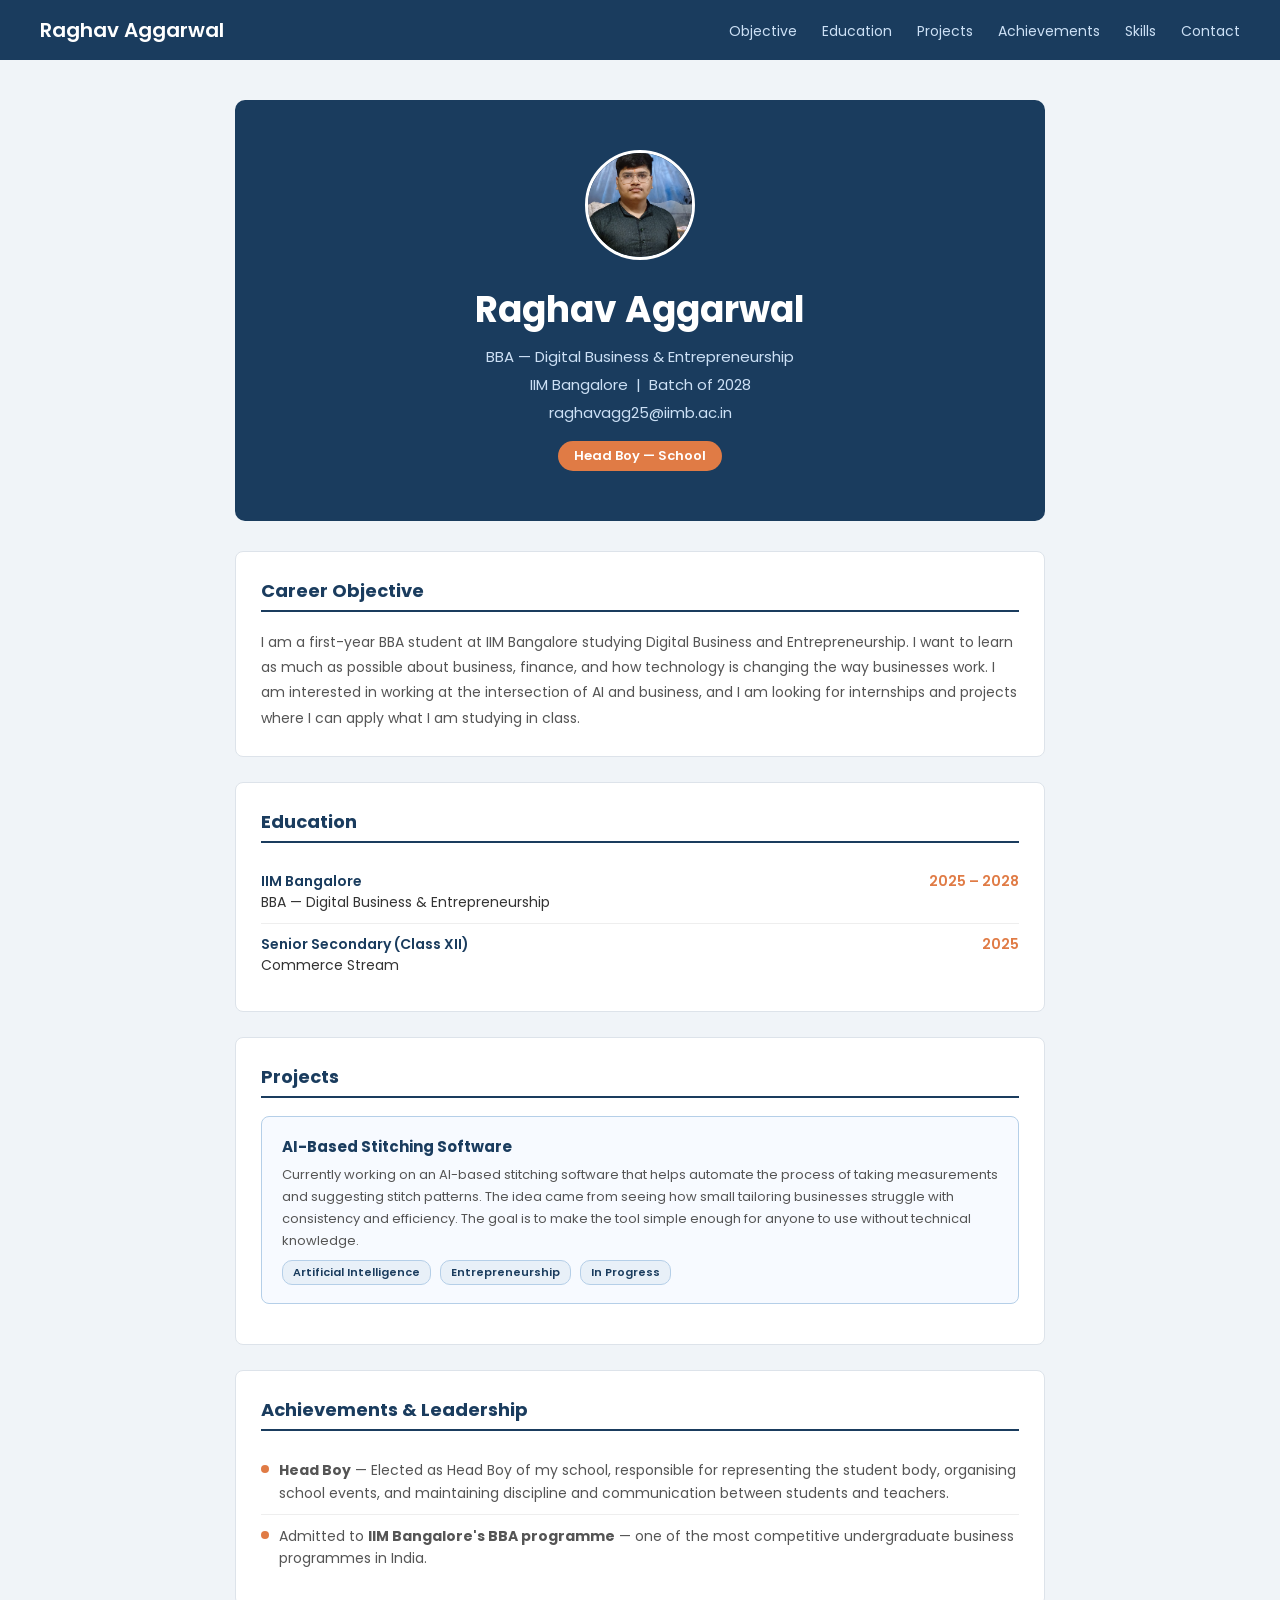
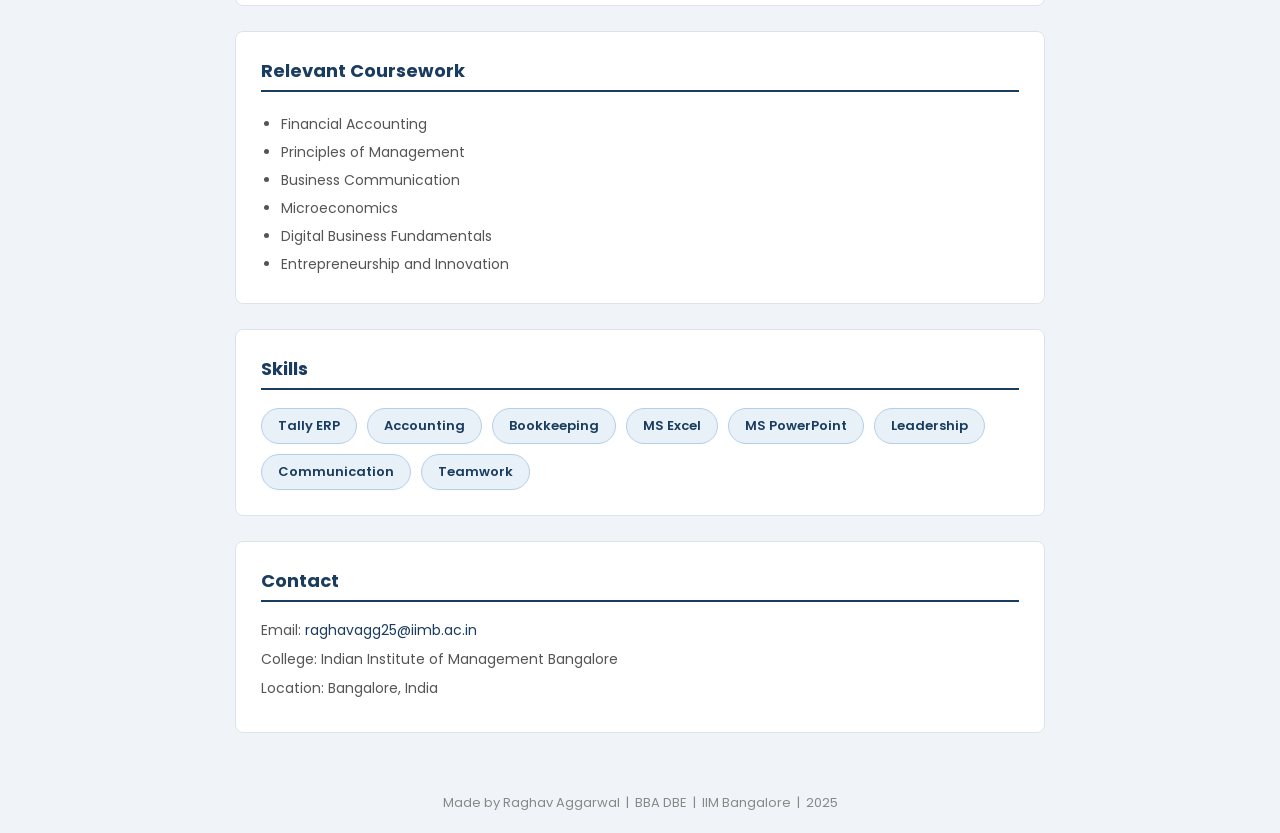
<file: index.html>
<!DOCTYPE html>
<html lang="en">
<head>
  <meta charset="UTF-8">
  <meta name="viewport" content="width=device-width, initial-scale=1.0">
  <title>Raghav Aggarwal</title>
  <link href="https://fonts.googleapis.com/css2?family=Poppins:wght@400;600&display=swap" rel="stylesheet">

  <style>

    /* resetting default browser styles */
    * {
      margin: 0;
      padding: 0;
      box-sizing: border-box;
    }

    /* body styling */
    body {
      font-family: 'Poppins', sans-serif;
      background-color: #f0f4f8;
      color: #333333;
    }

    /* navigation bar */
    nav {
      background-color: #1a3c5e;
      display: flex;
      justify-content: space-between;
      align-items: center;
      padding: 15px 40px;
    }

    nav .name {
      color: white;
      font-size: 20px;
      font-weight: 600;
    }

    nav ul {
      list-style: none;
      display: flex;
      gap: 25px;
    }

    nav ul li a {
      color: #cce0f5;
      text-decoration: none;
      font-size: 14px;
    }

    nav ul li a:hover {
      color: white;
    }

    /* main content area */
    .container {
      max-width: 850px;
      margin: 40px auto;
      padding: 0 20px;
    }

    /* header / intro section */
    #header {
      background-color: #1a3c5e;
      color: white;
      text-align: center;
      padding: 50px 20px;
      border-radius: 10px;
      margin-bottom: 30px;
    }

    #header h1 {
      font-size: 36px;
      margin-bottom: 8px;
    }

    #header p {
      font-size: 15px;
      color: #cce0f5;
      margin-bottom: 5px;
    }

    /* badge for Head Boy */
    #header .badge {
      display: inline-block;
      background-color: #e07b45;
      color: white;
      font-size: 13px;
      font-weight: 600;
      padding: 5px 16px;
      border-radius: 20px;
      margin-top: 12px;
    }

    /* section headings */
    h2 {
      font-size: 18px;
      color: #1a3c5e;
      border-bottom: 2px solid #1a3c5e;
      padding-bottom: 6px;
      margin-bottom: 18px;
    }

    /* card style used for each section */
    .card {
      background-color: white;
      border-radius: 8px;
      padding: 25px;
      margin-bottom: 25px;
      border: 1px solid #dde3ea;
    }

    /* objective text */
    #objective p {
      font-size: 14px;
      line-height: 1.8;
      color: #555555;
    }

    /* education rows */
    .edu-row {
      display: flex;
      justify-content: space-between;
      padding: 10px 0;
      border-bottom: 1px solid #eee;
      font-size: 14px;
    }

    .edu-row:last-child {
      border-bottom: none;
    }

    .edu-row .school {
      font-weight: 600;
      color: #1a3c5e;
    }

    .edu-row .year {
      color: #e07b45;
      font-weight: 600;
    }

    /* project card */
    .project-card {
      background-color: #f7faff;
      border: 1px solid #b5cfe8;
      border-radius: 8px;
      padding: 18px 20px;
      margin-bottom: 15px;
    }

    .project-card h3 {
      font-size: 15px;
      color: #1a3c5e;
      margin-bottom: 6px;
    }

    .project-card p {
      font-size: 13px;
      color: #555555;
      line-height: 1.7;
    }

    .project-tag {
      display: inline-block;
      background-color: #e8f0f8;
      color: #1a3c5e;
      font-size: 11px;
      font-weight: 600;
      padding: 3px 10px;
      border-radius: 10px;
      margin-top: 8px;
      margin-right: 5px;
      border: 1px solid #b5cfe8;
    }

    /* achievements list */
    #achievements ul {
      list-style: none;
      padding: 0;
    }

    #achievements ul li {
      font-size: 14px;
      color: #555555;
      padding: 10px 0;
      border-bottom: 1px solid #eee;
      display: flex;
      align-items: flex-start;
      gap: 10px;
      line-height: 1.6;
    }

    #achievements ul li:last-child {
      border-bottom: none;
    }

    #achievements ul li .dot {
      width: 8px;
      height: 8px;
      background-color: #e07b45;
      border-radius: 50%;
      margin-top: 6px;
      flex-shrink: 0;
    }

    /* skills list */
    .skills-list {
      display: flex;
      flex-wrap: wrap;
      gap: 10px;
    }

    .skill {
      background-color: #e8f0f8;
      color: #1a3c5e;
      padding: 7px 16px;
      border-radius: 20px;
      font-size: 13px;
      font-weight: 600;
      border: 1px solid #b5cfe8;
    }

    /* coursework list */
    #coursework ul {
      list-style: disc;
      padding-left: 20px;
      font-size: 14px;
      color: #555555;
      line-height: 2;
    }

    /* contact info */
    #contact p {
      font-size: 14px;
      color: #555555;
      margin-bottom: 8px;
    }

    #contact a {
      color: #1a3c5e;
      text-decoration: none;
    }

    #contact a:hover {
      text-decoration: underline;
    }

    /* footer */
    footer {
      text-align: center;
      font-size: 13px;
      color: #888888;
      padding: 20px;
      margin-top: 10px;
    }

  </style>
</head>
<body>

  <!-- Navigation Bar -->
  <nav>
    <span class="name">Raghav Aggarwal</span>
    <ul>
      <li><a href="#objective">Objective</a></li>
      <li><a href="#education">Education</a></li>
      <li><a href="#projects">Projects</a></li>
      <li><a href="#achievements">Achievements</a></li>
      <li><a href="#skills">Skills</a></li>
      <li><a href="#contact">Contact</a></li>
    </ul>
  </nav>

  <div class="container">

    <!-- Header -->
    <div id="header">
      <img src="raghav.jpeg" alt="Raghav Aggarwal"
  style="width: 110px; height: 110px; border-radius: 50%;
  border: 3px solid white; object-fit: cover; margin-bottom: 15px;">
      <h1>Raghav Aggarwal</h1>
      <p>BBA — Digital Business &amp; Entrepreneurship</p>
      <p>IIM Bangalore &nbsp;|&nbsp; Batch of 2028</p>
      <p>raghavagg25@iimb.ac.in</p>
      <span class="badge">Head Boy — School</span>
    </div>

    <!-- Objective -->
    <div class="card" id="objective">
      <h2>Career Objective</h2>
      <p>
        I am a first-year BBA student at IIM Bangalore studying Digital Business and Entrepreneurship.
        I want to learn as much as possible about business, finance, and how technology is changing
        the way businesses work. I am interested in working at the intersection of AI and business,
        and I am looking for internships and projects where I can apply what I am studying in class.
      </p>
    </div>

    <!-- Education -->
    <div class="card" id="education">
      <h2>Education</h2>
      <div class="edu-row">
        <div>
          <span class="school">IIM Bangalore</span><br>
          BBA — Digital Business &amp; Entrepreneurship
        </div>
        <span class="year">2025 – 2028</span>
      </div>
      <div class="edu-row">
        <div>
          <span class="school">Senior Secondary (Class XII)</span><br>
          Commerce Stream
        </div>
        <span class="year">2025</span>
      </div>
    </div>

    <!-- Projects -->
    <div class="card" id="projects">
      <h2>Projects</h2>

      <div class="project-card">
        <h3>AI-Based Stitching Software</h3>
        <p>
          Currently working on an AI-based stitching software that helps automate the process
          of taking measurements and suggesting stitch patterns. The idea came from seeing how
          small tailoring businesses struggle with consistency and efficiency. The goal is to
          make the tool simple enough for anyone to use without technical knowledge.
        </p>
        <span class="project-tag">Artificial Intelligence</span>
        <span class="project-tag">Entrepreneurship</span>
        <span class="project-tag">In Progress</span>
      </div>

    </div>

    <!-- Achievements -->
    <div class="card" id="achievements">
      <h2>Achievements &amp; Leadership</h2>
      <ul>
        <li>
          <span class="dot"></span>
          <span><strong>Head Boy</strong> — Elected as Head Boy of my school, responsible for representing the student body, organising school events, and maintaining discipline and communication between students and teachers.</span>
        </li>
        <li>
          <span class="dot"></span>
          <span>Admitted to <strong>IIM Bangalore's BBA programme</strong> — one of the most competitive undergraduate business programmes in India.</span>
        </li>
      </ul>
    </div>

    <!-- Coursework -->
    <div class="card" id="coursework">
      <h2>Relevant Coursework</h2>
      <ul>
        <li>Financial Accounting</li>
        <li>Principles of Management</li>
        <li>Business Communication</li>
        <li>Microeconomics</li>
        <li>Digital Business Fundamentals</li>
        <li>Entrepreneurship and Innovation</li>
      </ul>
    </div>

    <!-- Skills -->
    <div class="card" id="skills">
      <h2>Skills</h2>
      <div class="skills-list">
        <span class="skill">Tally ERP</span>
        <span class="skill">Accounting</span>
        <span class="skill">Bookkeeping</span>
        <span class="skill">MS Excel</span>
        <span class="skill">MS PowerPoint</span>
        <span class="skill">Leadership</span>
        <span class="skill">Communication</span>
        <span class="skill">Teamwork</span>
      </div>
    </div>

    <!-- Contact -->
    <div class="card" id="contact">
      <h2>Contact</h2>
      <p>Email: <a href="mailto:raghavagg25@iimb.ac.in">raghavagg25@iimb.ac.in</a></p>
      <p>College: Indian Institute of Management Bangalore</p>
      <p>Location: Bangalore, India</p>
    </div>

  </div>

  <!-- Footer -->
  <footer>
    <p>Made by Raghav Aggarwal &nbsp;|&nbsp; BBA DBE &nbsp;|&nbsp; IIM Bangalore &nbsp;|&nbsp; 2025</p>
  </footer>

</body>
</html>
</file>
